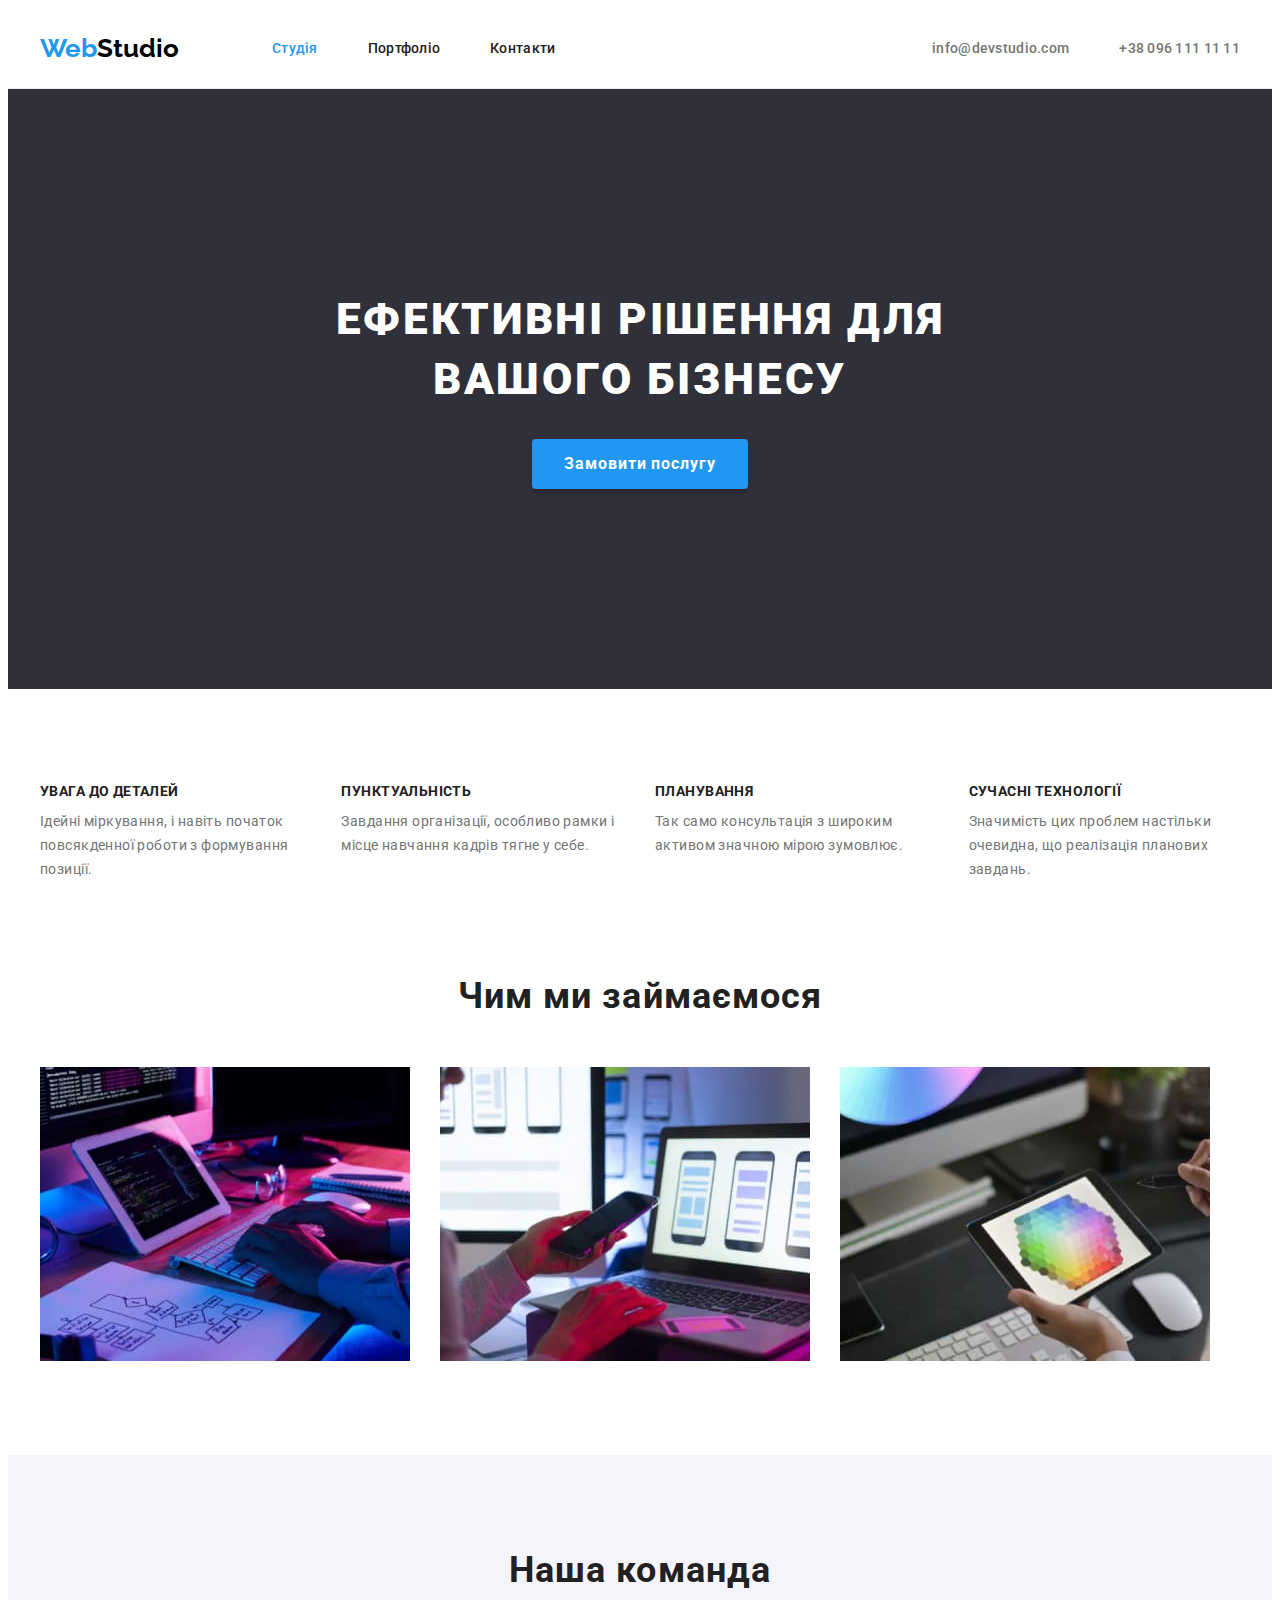
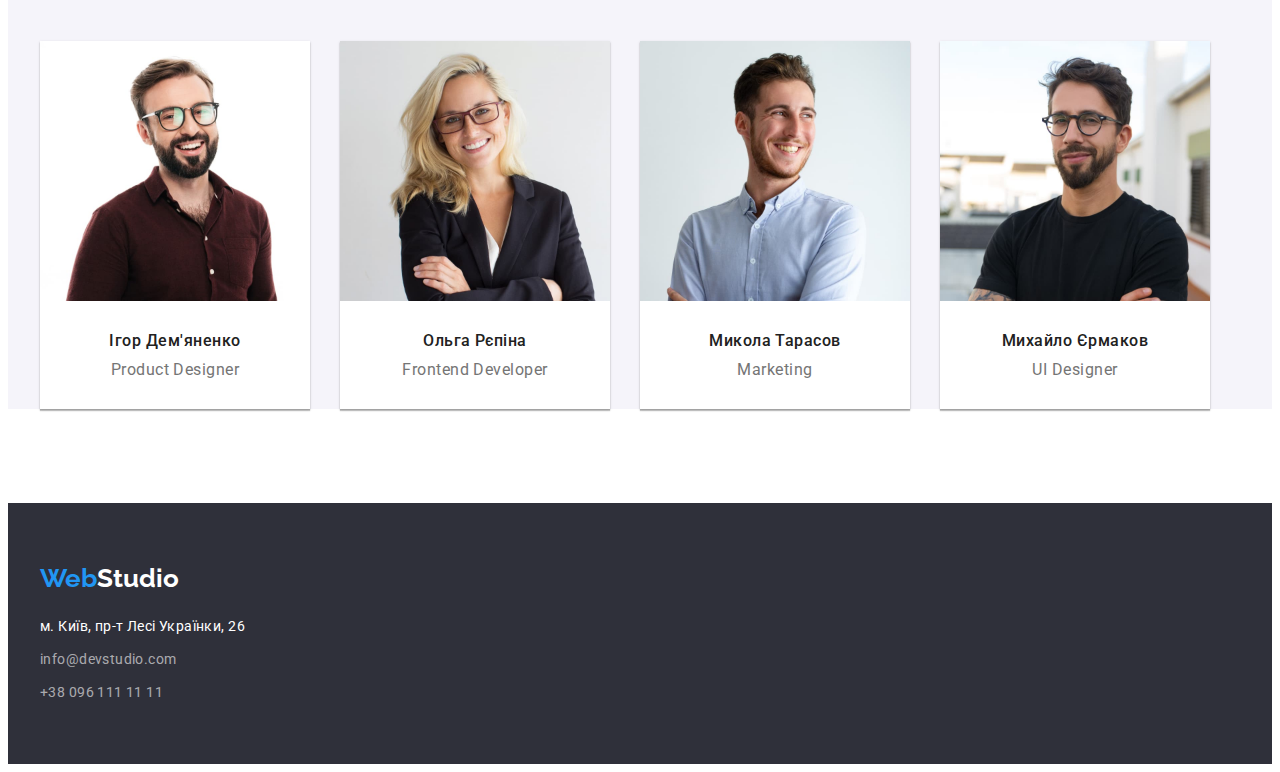
<file: index.html>
<!DOCTYPE html>
<html lang="uk">
  <head>
    <meta charset="UTF-8">
    <meta http-equiv="X-UA-Compatible" content="IE=edge">
    <meta name="viewport" content="width=device-width, initial-scale=1.0">
    <title>WebStudio</title>
    <link rel="preconnect" href="https://fonts.googleapis.com">
    <link rel="preconnect" href="https://fonts.gstatic.com" crossorigin>
    <link href="https://fonts.googleapis.com/css2?family=Open+Sans:wght@400;500;600;700&family=Raleway:wght@700&family=Roboto:wght@400;500;700;900&display=swap" rel="stylesheet">
    <link rel="stylesheet" href="https://cdnjs.cloudflare.com/ajax/libs/modern-normalize/1.1.0/modern-normalize.min.css"integrity="sha512-wpPYUAdjBVSE4KJnH1VR1HeZfpl1ub8YT/NKx4PuQ5NmX2tKuGu6U/JRp5y+Y8XG2tV+wKQpNHVUX03MfMFn9Q=="crossorigin="anonymous" referrerpolicy="no-referrer" />
    <link rel="stylesheet" href="./css/style.css">
  </head>
  <body>
    <!-- шапка страницы -->

    <header class="header">
      
        <!-- logo -->
      <div class="header-container container">
          <a class="header-logo logo" href="./index.html"><span class="web">Web</span>Studio</a>
          
          <!-- навигация на другие страницы -->
          <nav class="header-nav">
          
          
          
            <ul class="nav-list list">
              <li class="header-item"><a href="./index.html" class="header-nav-link link"><span class="studio">Студія</span></a></li>
              <li class="header-item"><a href="./portfolio.html" class="header-nav-link link">Портфоліо</a></li>
              <li class="header-item"><a href="#" class="header-nav-link link">Контакти</a></li>
            </ul>
          </nav>
          
          <ul class="two-list list">
            <li class="header-item">
              <a class="header-mail-link link" href="mailto:info@devstudio.com">info@devstudio.com</a>
            </li>
            <li class="header-item">
              <a class="header-tel-link link" href="tel:+380961111111">+38 096 111 11 11</a>
            </li>
          </ul>
      </div>

     
    </header>

    <!-- уникальный контент страницы -->

    <main class="hero">
      <section class="hero-title-btn">
        <div class="container">
        <h1 class="hero-title">Ефективні рішення для<br/>вашого бізнесу</h1>
        <button class="hero-btn" type="button">Замовити послугу</button>
        </div>
      </section>
      <section class="page">
        <div class="page-container container">
        <h2 class="visually-hidden">нащi властивостi</h2>
        <ul class="page-first list">
          <li class="page-second">
            <h3 class="page-item page-title">УВАГА ДО ДЕТАЛЕЙ</h3>
            <p class="page-group page-text">Ідейні міркування, і навіть початок повсякденної роботи з формування позиції.</p>
          </li>
          <li class="page-second second-box">
            <h3 class="page-item page-title">ПУНКТУАЛЬНІСТЬ</h3>
            <p class="page-group page-text">Завдання організації, особливо рамки і місце навчання кадрів тягне у себе.</p>
          </li>
          <li class="page-second second-box">
            <h3 class="page-item page-title">ПЛАНУВАННЯ</h3>
            <p class="page-group page-text">Так само консультація з широким активом значною мірою зумовлює.</p>
          </li>
          <li class="page-second">
            <h3 class="page-item page-title">СУЧАСНІ ТЕХНОЛОГІЇ</h3>
            <p class="page-group page-text">Значимість цих проблем настільки очевидна, що реалізація планових завдань.</p>
          </li>
        </ul>
        </div>
      </section>
      <section class="work">
       <div class="work-container container">
        <h2 class="work-text work-title">Чим ми займаємося</h2>
        <ul class="hero-img list">
          <li class="work-items">
            <img class="work-about" src="./images/img(1).jpg" alt="стiл розробника" width="370">
          </li>
          <li class="work-items">
            <img class="work-about" src="./images/img(2).jpg" alt="стiл розробника додатку до смартфонiв" width="370">
          </li>
          <li class="work-items">
            <img class="work-about" src="./images/img(3).jpg" alt="стiл дизайнера кольору" width="370">
          </li>
        </ul>
       </div>
      </section>
      <section class="services">
        <div class="services-container container">
        <h2 class="services-work work-title">Наша команда</h2>
        <ul class="services-before list">
          <li class="services-cover">
            <img class="doc-img" src="./images/Product_designer.jpg" alt="Product-designer" width="270">
            <div class="document">
            <h3 class="services-title">Ігор Дем'яненко</h3>
            <p class="services-text">Product Designer</p>
            </div>
          </li>
          <li class="services-cover">
            <img class="doc-img" src="./images/Frontend_developer.jpg" alt="Frontend-developer" width="270">
            <div class="document">
            <h3 class="services-title">Ольга Рєпіна</h3>
            <p class="services-text">Frontend Developer</p>
            </div>
          </li>
          <li class="services-cover">
            <img class="doc-img" src="./images/Marketing.jpg" alt="Marketing" width="270">
            <div class="document">
            <h3 class="services-title">Микола Тарасов</h3>
            <p class="services-text">Marketing</p>
            </div>
          </li>
          <li class="services-cover">
            <img class="doc-img" src="./images/UI_designer.jpg" alt="UI-designer" width="270">
            <div class="document">
            <h3 class="services-title">Михайло Єрмаков</h3>
            <p class="services-text">UI Designer</p>
            </div>
          </li>
        </ul>
        </div>
      </section>
    </main>

    <!-- подвал страницы -->

    <footer class="footer">
      <div class="footer-container container">
         <a class="logotype" href="./index.html"><span class="web">Web</span>Studio</a>
      <address class="address">
        <ul class="footer-bottom list">
          <li class="footer-item"><a class="footer-map link" href="https://goo.gl/maps/Yp1MJyX35UvS2NjQA" target="_blank" rel="noopener noreferrer nofollow">м. Київ, пр-т Лесі Українки, 26</a></li>
          <li class="footer-item">
            <a class="footer-link link"  href="mailto:info@devstudio.com">info@devstudio.com</a>
          </li>
          <li class="footer-item">
            <a class="footer-tel footer-link link" href="tel:+380961111111">+38 096 111 11 11</a>
          </li>
        </ul>
      </address>
      </div>
    </footer>
  </body>
</html>
</file>
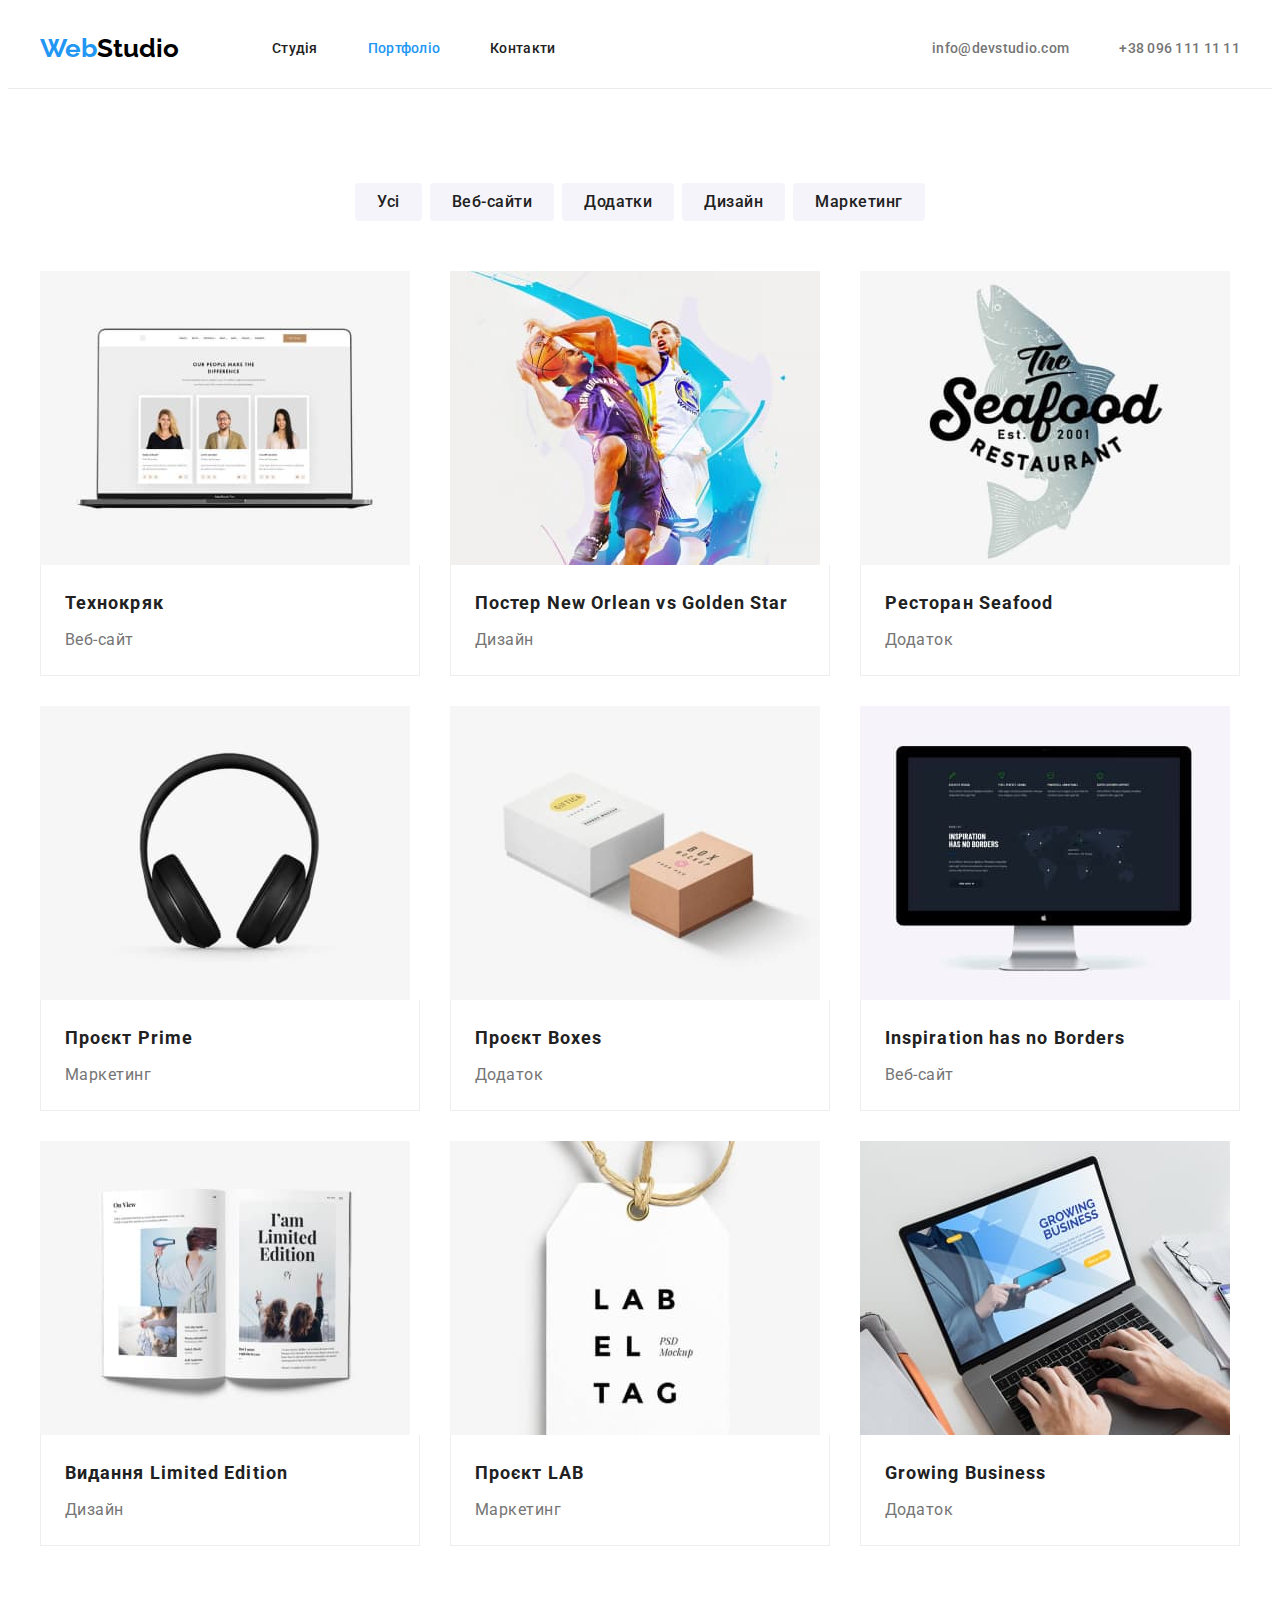
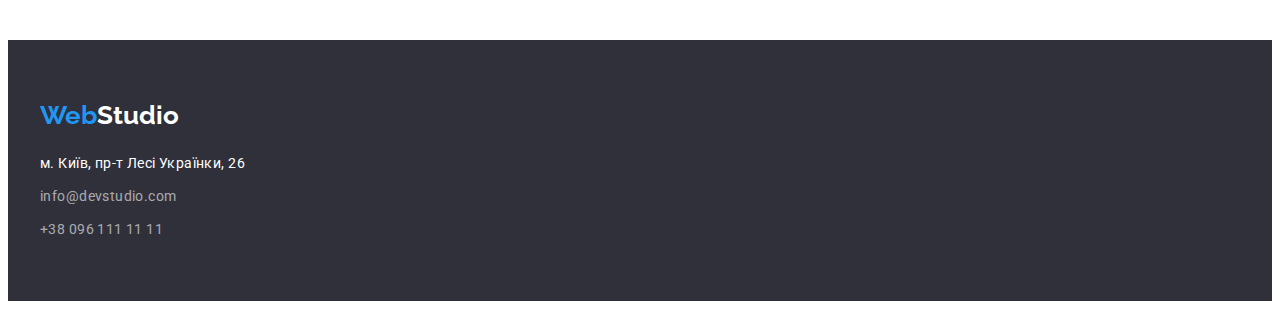
<file: portfolio.html>
<!DOCTYPE html>
<html lang="uk">
  <head>
    <meta charset="UTF-8">
    <meta http-equiv="X-UA-Compatible" content="IE=edge">
    <meta name="viewport" content="width=device-width, initial-scale=1.0">
    <title>Портфоліо</title>
    <link rel="preconnect" href="https://fonts.googleapis.com">
    <link rel="preconnect" href="https://fonts.gstatic.com" crossorigin>
    <link href="https://fonts.googleapis.com/css2?family=Open+Sans:wght@400;500;600;700&family=Raleway:wght@700&family=Roboto:wght@400;500;700;900&display=swap"rel="stylesheet">
    <link rel="stylesheet" href="https://cdnjs.cloudflare.com/ajax/libs/modern-normalize/1.1.0/modern-normalize.min.css"integrity="sha512-wpPYUAdjBVSE4KJnH1VR1HeZfpl1ub8YT/NKx4PuQ5NmX2tKuGu6U/JRp5y+Y8XG2tV+wKQpNHVUX03MfMFn9Q=="crossorigin="anonymous" referrerpolicy="no-referrer">
    <link rel="stylesheet" href="./css/style.css">
  </head>

  <body>
    <!-- шапка страницы -->

    <header class="header">
      <div class="header-container container">
        <a class="header-logo logo" href="./index.html"><span class="web">Web</span>Studio</a>
        <!-- навигация на другие страницы -->
    
        
      <nav class="header-nav">
        <ul class="nav-list list">
          <li class="header-item"><a href="./index.html" class="header-nav-link link">Студія</a></li>
          <li class="header-item">
            <a href="./portfolio.html" class="header-nav-link link"><span class="portfolio">Портфоліо</span></a>
          </li>
          <li class="header-item"><a href="#" class="header-nav-link link">Контакти</a></li>
        </ul>
      </nav>

      <ul class="two-list list">
        <li class="header-item">
          <a class="header-mail-link link" href="mailto:info@devstudio.com">info@devstudio.com</a>
        </li>
        <li class="header-item">
          <a class="header-tel-link link" href="tel:+380961111111">+38 096 111 11 11</a>
        </li>
      </ul>
      </div>
    </header>
    <main class="hero">
      <section class="section-portfolio">
        <div class="container">
        <h1 class="visually-hidden">портфолио</h1>
        <ul class="button-hero list">
          <li><button class="button" type="button">Усі</button></li>
          <li><button class="button" type="button">Веб-сайти</button></li>
          <li><button class="button" type="button">Додатки</button></li>
          <li><button class="button" type="button">Дизайн</button></li>
          <li><button class="button" type="button">Маркетинг</button></li>
        </ul>
        <ul class="project-hero list">
          <li>
            <a class="hero-link link" href="">
              <img class="portfolio-title" width="370" src="./images/Technocrack.jpg" alt="Technocrack">
  <div class="project-portfolio">              
              <h2 class="first-title">Технокряк</h2>
              <p class="second-title">Веб-сайт</p>
              </div>
            </a>
          </li>
          <li>
            <a class="hero-link link" href="">
              <img class="portfolio-title" width="370" src="./images/New-orlean-vs-golden-star.jpg" alt="New orlean vs golden star">
              <div class="project-portfolio">
              <h2 class="first-title">Постер New Orlean vs Golden Star</h2>
              <p class="second-title">Дизайн</p>
              </div>
            </a>
          </li>
          <li>
            <a class="hero-link link" href="">
              <img class="portfolio-title" width="370" src="./images/Seafood.jpg" alt="Seafood">
              <div class="project-portfolio">
              <h2 class="first-title">Ресторан Seafood</h2>
              <p class="second-title">Додаток</p>
              </div>
            </a>
          </li>
          <li>
            <a class="hero-link link" href="">
              <img class="portfolio-title" width="370" src="./images/project-prime.jpg" alt="project prime">
              <div class="project-portfolio">
              <h2 class="first-title">Проєкт Prime</h2>
              <p class="second-title">Маркетинг</p>
              </div>
            </a>
          </li>
          <li>
            <a class="hero-link link" href="">
              <img class="portfolio-title" width="370" src="./images/project-boxes.jpg" alt="project boxes">
              <div class="project-portfolio">
              <h2 class="first-title">Проєкт Boxes</h2>
              <p class="second-title">Додаток</p>
              </div>
            </a>
          </li>
          <li>
            <a class="hero-link link" href="">
              <img class="portfolio-title" width="370" src="./images/Inspiration-has-no-borders.jpg" alt="Inspiration has no borders">
              <div class="project-portfolio">
              <h2 class="first-title">Inspiration has no Borders</h2>
              <p class="second-title">Веб-сайт</p>
              </div>
            </a>
          </li>
          <li>
            <a class="hero-link link" href="">
              <img class="portfolio-title" width="370" src="./images/Limited-edition.jpg" alt="Limited edition">
              <div class="project-portfolio">
              <h2 class="first-title">Видання Limited Edition</h2>
              <p class="second-title">Дизайн</p>
              </div>
            </a>
          </li>
          <li>
            <a class="hero-link link" href="">
              <img class="portfolio-title" width="370" src="./images/project-LAB.jpg" alt="project LAB">
              <div class="project-portfolio">
              <h2 class="first-title">Проєкт LAB</h2>
              <p class="second-title">Маркетинг</p>
              </div>
            </a>
          </li>
          <li>
            <a class="hero-link link" href="">
              <img class="portfolio-title" width="370" src="./images/Growing-business.jpg" alt="Growing business">
              <div class="project-portfolio">
              <h2 class="first-title">Growing Business</h2>
              <p class="second-title">Додаток</p>
              </div>
            </a>
          </li>
        </ul>
        </div>
      </section>
    </main>
    <!-- подвал -->
    <footer class="footer">
      <div class="footer-container container">
      <a class="logotype" href="./index.html"><span class="web">Web</span>Studio</a>
      <address class="address">
        <ul class="footer-bottom list">
          <li class="footer-item">
            <a class="footer-map link" href="https://goo.gl/maps/Yp1MJyX35UvS2NjQA" target="_blank" rel="noopener noreferrer nofollow">м. Київ, пр-т Лесі Українки, 26</a>
          </li>
          <li class="footer-item">
            <a class="footer-link link" href="mailto:info@devstudio.com">info@devstudio.com</a>
          </li>
          <li class="footer-item">
            <a class="footer-tel footer-link link" href="tel:+380961111111">+38 096 111 11 11</a>
          </li>
        </ul>
      </address>
      </div>
    </footer>
  </body>
</html>
</file>
<file: css/style.css>
:root {
    --primary-text-color: #000000;
    --title-text-color: #212121;
    --border-bottom: #ECECEC;
    --accent-color: #2196F3;
    --cover-color: 0px 1px 3px rgba(0, 0, 0, 0.12),
        0px 1px 1px rgba(0, 0, 0, 0.14),
        0px 2px 1px rgba(0, 0, 0, 0.2);
    --text-color: #757575;
    --portfolo-main-color: #F5F5F5;
    --before-color: #FFFFFF;
    --btn-color: #188CE8;
        box-shadow: 0px 4px 4px rgba(0, 0, 0, 0.15);
    --services-color: #F5F4FA;
    --footer-color: rgba(255, 255, 255, 0.6);
    --hero-btn-color: rgba(0, 0, 0, 0.15);
    --h1-color: #2F303A;
    --button-color: rgba(0, 0, 0, 0.1),
        0px 1px 2px rgba(0, 0, 0, 0.08),
        0px 2px 2px rgba(0, 0, 0, 0.12);
}
.container {
    margin-left: auto;
    margin-right: auto;
    padding-left: 15px;
    padding-right: 15px;
    width: 1200px;
    /* outline: 1px solid tomato; */
}
body {
    font-family: 'Roboto', sans-serif;
    background-color: var(--before-color);
    color: var(--title-text-color);
}
/* logo */
.logo {
    margin-right: 93px;

    font-family: 'Raleway', sans-serif;
    font-weight: 700;
    font-size: 26px;
    line-height: 1.19;
    text-decoration: none;
    color: var(--primary-text-color);
}

/* header */

.link {
    text-decoration: none;
}
.studio,
.portfolio,
.web {
    color: var(--accent-color);
}
ul {
    list-style: none;
    padding-left: 0;
    margin-top: 0;
    margin-bottom: 0;
}
h1,
h2,
h3 {
    padding-left: 0;
    margin-top: 0;
    margin-bottom: 0;
}
p {
    padding-left: 0;
    margin-top: 0;
    margin-bottom: 0;
}
.header {
    border-bottom: 1px solid;
    border-color: #ECECEC;
    background-color: var(--before-color);
}
.header-container {
    display: flex;
    align-items: center;
}
.nav-list {
    display: flex;
}
.two-list {
    display: flex;
    margin-left: auto;
}
.header-item:not(:last-child) {
    margin-right: 50px;  
}
.header-nav-link {
    display: block;
    padding: 32px 0;

    font-weight: 500;
    font-size: 14px;
    line-height: calc(16 / 14);
    letter-spacing: 0.02em;
    color: var(--title-text-color);
}
.header-nav-link:hover,
.header-nav-link:focus {
    color: var(--accent-color);
}
.header-tel-link {
    display: block;
    padding: 32px 0;

    font-weight: 500;
    font-size: 14px;
    line-height: calc(16 / 14);
    letter-spacing: 0.02em;
    color: var(--text-color);
}
.header-tel-link:hover,
.header-tel-link:focus {
    color: var(--accent-color);
}
.header-mail-link {
    display: block;
    padding: 32px 0;

    font-weight: 500;
    font-size: 14px;
    line-height: calc(16 / 14);
    letter-spacing: 0.02em; 
    color: var(--text-color);
}
.header-mail-link:hover,
.header-mail-link:focus {
    color: var(--accent-color);
}
/* main */
.visually-hidden {
    position: absolute;
    width: 1px;
    height: 1px;
    margin: -1px;
    border: 0;
    padding: 0;
    white-space: nowrap;
    clip-path: inset(100%);
    clip: rect(0 0 0 0);
    overflow: hidden;
}

.hero-title-btn {
    text-align: center;
    padding-top: 200px;
    padding-bottom: 200px;
    background: var(--h1-color);
}
.hero-title {
    margin-bottom: 30px;
    font-weight: 900;
    font-size: 44px;
    line-height: calc(60 / 44);
    letter-spacing: 0.06em;
    text-transform: uppercase;
    color: var(--before-color);
}

.hero-btn {
    padding: 10px 32px;
    
    font-family: inherit;
    font-weight: 700;
    font-size: 16px;
    line-height: calc(30 / 16);
    letter-spacing: 0.06em;
    color: var(--before-color);
    cursor: pointer;
}
.hero-btn {
    border-radius: 4px;
    border: var(--accent-color);

    background-color: var(--accent-color);
    box-shadow: 0px 4px 4px var(--hero-btn-color);
}
.hero-btn:hover,
.hero-btn:focus {
    background: var(--btn-color);
}
.page-container {
    display: flex;
}
.page {
    padding-top: 94px;
    padding-bottom: 94px;
}

.page-first {
    display: flex;
    
}
.page-second:not(:last-child) {
    margin-right: 30px;
}
.second-box {
    flex-direction: column;
    flex-basis: 48%;
}
.page-title {
    margin-bottom: 10px;

    font-weight: 700;
    font-size: 14px;
    line-height: calc(16 / 14);
    letter-spacing: 0.03em;
    text-transform: uppercase;
    color: var(--title-text-color);
}
.page-text {
    font-size: 14px;
    line-height: calc(24 / 14);
    letter-spacing: 0.03em;
    color: var(--text-color);
}
.work-text {
    text-align: center;
    margin-bottom: 50px;
}
.hero-img {
    display: flex;
    align-items: center;
    gap: 30px;
}
.work {
    padding-bottom: 94px;
}
.work-about {
    display: block;
}
.work-title {
    font-weight: 700;
    font-size: 36px;
    line-height: calc(42 / 36);
    letter-spacing: 0.03em;
    color: var(--title-text-color);
}
.services {
    padding-top: 94px;
}
.services-work {
    text-align: center;
    margin-bottom: 50px;
}
.document {
    text-align: center;
    padding-top: 30px;
    padding-bottom: 30px;
}
.services-text {
    margin-top: 10px;
}
.doc-img {
    display: block;
}
.services-before {
    display: flex;
    align-items: center;
    gap: 30px;
}
.services {
   margin-bottom: 94px;
   background-color: var(--services-color);
}
.services-cover {
    background: var(--before-color);
    box-shadow: var(--cover-color);
}
.services-title {
    font-weight: 500;
    font-size: 16px;
    line-height: calc(19 / 16);
    letter-spacing: 0.03em;
    color: var(--title-text-color);
}
.services-text {
    font-weight: 400;
    font-size: 16px;
    line-height: calc(19 / 16);
    letter-spacing: 0.03em;
    color: var(--text-color);
}
/* footer */
.address {
    margin-top: 20px;
}
.logotype {
    font-family: 'Raleway', sans-serif;
    font-weight: 700;
    font-size: 26px;
    line-height: 1.19;
    text-decoration: none;
    color: var(--before-color);
}
.footer-item:not(:last-child) {
    display: flex;
    display: block;
    margin-bottom: 9px;
}
.footer-map {
    font-style: normal;
    font-weight: 400;
    font-size: 14px;
    line-height: calc(24 / 14);
    letter-spacing: 0.03em;
    color: var(--before-color);
}
.footer {
    padding-top: 60px;
    padding-bottom: 60px;
    background-color: var(--h1-color);
}
.footer-link {
    font-style: normal;
    font-size: 14px;
    line-height: calc(24 / 14);
    letter-spacing: 0.03em;
    color: var(--footer-color);
}
.footer-map:hover,
.footer-map:focus {
    color: var(--accent-color);
}
.footer-link:hover,
.footer-link:focus {
    color: var(--accent-color);
}
/* portfolio main */
.section-portfolio {
    padding-top: 94px;
    padding-bottom: 94px;
}
.portfolio-title {
    display: block;
}
.project-container {
    display: inline-block;
    display: flex;
}
.project-hero {
    display: grid;
    grid-template-columns: 1fr 1fr 1fr;
    max-width: 100%;
    gap: 30px;
}
.project-portfolio {
    padding: 20px 24px;
    border-left: 1px solid #EEEEEE;
    border-right: 1px solid #EEEEEE;
    border-bottom: 1px solid #EEEEEE;

}
.project-title {
    display: block;
}
.first-title {
    margin-bottom: 4px;

    font-weight: 700;
    font-size: 18px;
    line-height: calc(36 / 18);
    letter-spacing: 0.06em;
    color: var(--title-text-color);
}
.second-title {
    font-size: 16px;
    line-height: calc(30 / 16);
    letter-spacing: 0.03em;
    color: var(--text-color);
}
.button-container {
    display: block;
    display: flex;
}
.button-hero {
    display: flex;
    justify-content: center;
    gap: 8px;
    margin-bottom: 50px;

}
.button {  
    padding: 6px 22px;
    border-radius: 4px;
    border: var(--services-color);

    font-family: inherit;
    font-weight: 500;
    font-size: 16px;
    line-height: calc(26 / 16);
    letter-spacing: 0.03em;
    color: var(--title-text-color);
    background-color: var(--services-color);
    cursor: pointer;
}

.button:hover,
.button:focus {
    color: var(--before-color);
    background: var(--accent-color);
    box-shadow: 0px 3px 1px var(--button-color);
}
</file>
